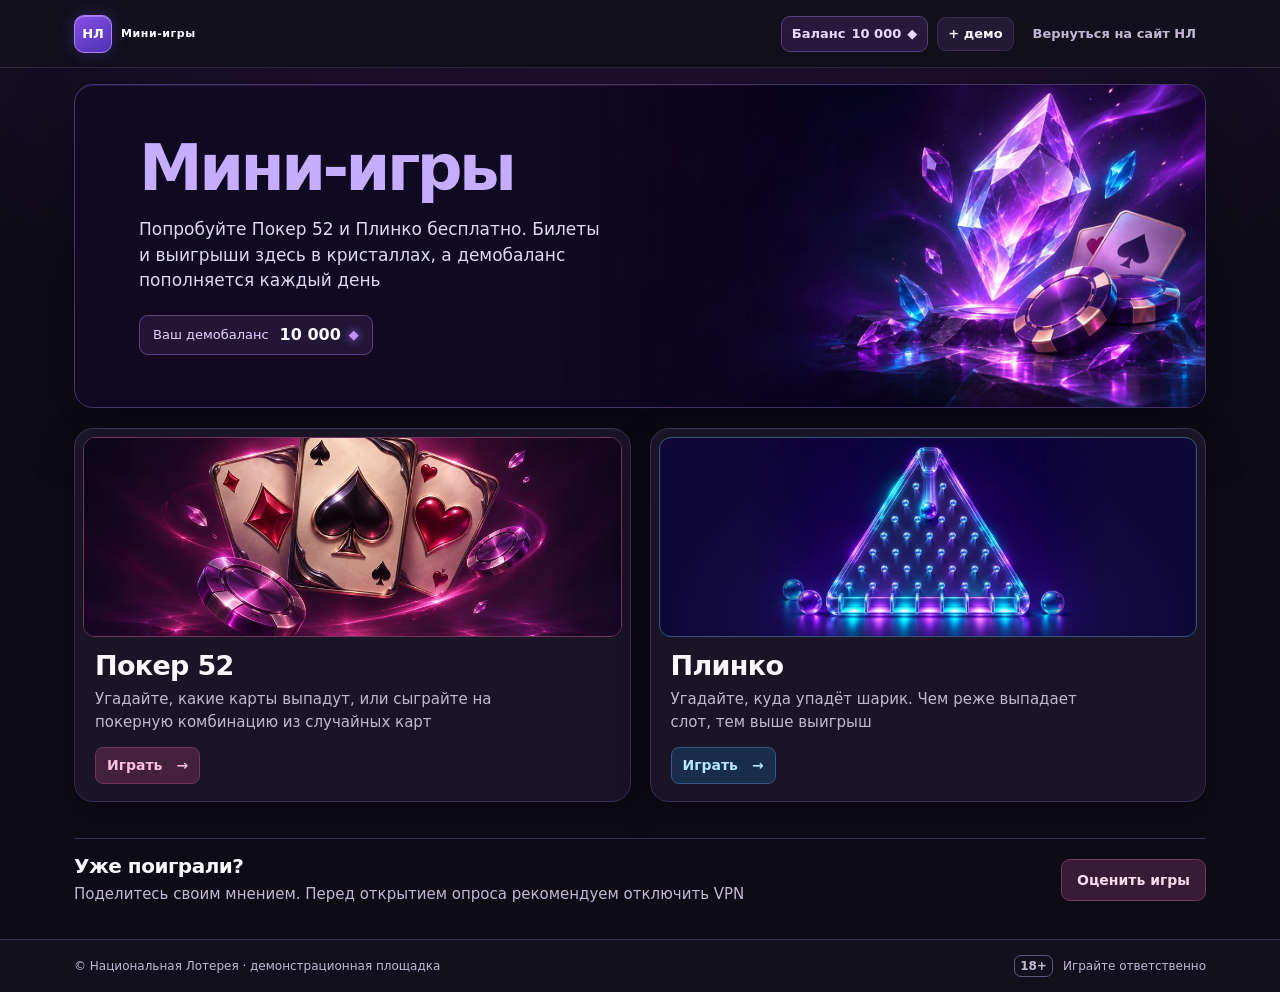
<file: index.html>
<!DOCTYPE html>
<html lang="ru">
<head>
<meta charset="UTF-8">
<meta name="viewport" content="width=device-width, initial-scale=1.0">
<meta name="robots" content="noindex, nofollow">
<!-- Yandex.Metrika counter -->
<script type="text/javascript">
    (function(m,e,t,r,i,k,a){
        m[i]=m[i]||function(){(m[i].a=m[i].a||[]).push(arguments)};
        m[i].l=1*new Date();
        for (var j = 0; j < document.scripts.length; j++) {if (document.scripts[j].src === r) { return; }}
        k=e.createElement(t),a=e.getElementsByTagName(t)[0],k.async=1,k.src=r,a.parentNode.insertBefore(k,a)
    })(window, document,'script','https://mc.yandex.ru/metrika/tag.js?id=113672659', 'ym');
    ym(113672659, 'init', {ssr:true, webvisor:true, clickmap:true, ecommerce:"dataLayer", referrer: document.referrer, url: location.href, accurateTrackBounce:true, trackLinks:true});
</script>
<!-- /Yandex.Metrika counter -->
<title>Мини-игры · Национальная Лотерея</title>
<link rel="stylesheet" href="assets/css/common.css?v=1.2.4">
<link rel="stylesheet" href="assets/css/hub.css?v=1.2.3">
</head>
<body>
<!-- Yandex.Metrika counter (noscript) -->
<noscript><div><img src="https://mc.yandex.ru/watch/113672659" style="position:absolute; left:-9999px;" alt="" /></div></noscript>
<!-- /Yandex.Metrika counter (noscript) -->

<header id="nlHeader"></header>

<main class="wrap hub">
  <section class="hub-intro">
    <h1><span>Мини-игры</span></h1>
    <p>Попробуйте Покер 52 и Плинко бесплатно. Билеты и выигрыши здесь в кристаллах, а демобаланс пополняется каждый день</p>
    <div class="hub-balance-strip"><span>Ваш демобаланс</span><b id="hubBalance" class="tnum">—</b><span aria-hidden="true">◆</span></div>
  </section>

  <div class="hub-grid" id="hubGrid"></div>

  <section class="hub-feedback">
    <div>
      <h2>Уже поиграли?</h2>
      <p>Поделитесь своим мнением. Перед открытием опроса рекомендуем отключить VPN</p>
    </div>
    <a class="btn btn-feedback" id="hubFeedback" target="_blank" rel="noopener"
       data-track="gc_survey_open" data-track-params='{"entry_point":"hub"}'>Оценить игры</a>
  </section>
</main>

<footer id="nlFooter"></footer>

<script src="assets/js/nl-config.js?v=1.2.8"></script>
<script src="assets/js/nl-ab.js"></script>
<script src="assets/js/nl-track.js"></script>
<script src="assets/js/nl-shell.js?v=1.2.8"></script>
<script src="assets/js/nl-rules.js?v=1.2.1"></script>
<script src="assets/js/nl-draw.js"></script>
<script src="assets/js/hub.js"></script>
</body>
</html>
</file>
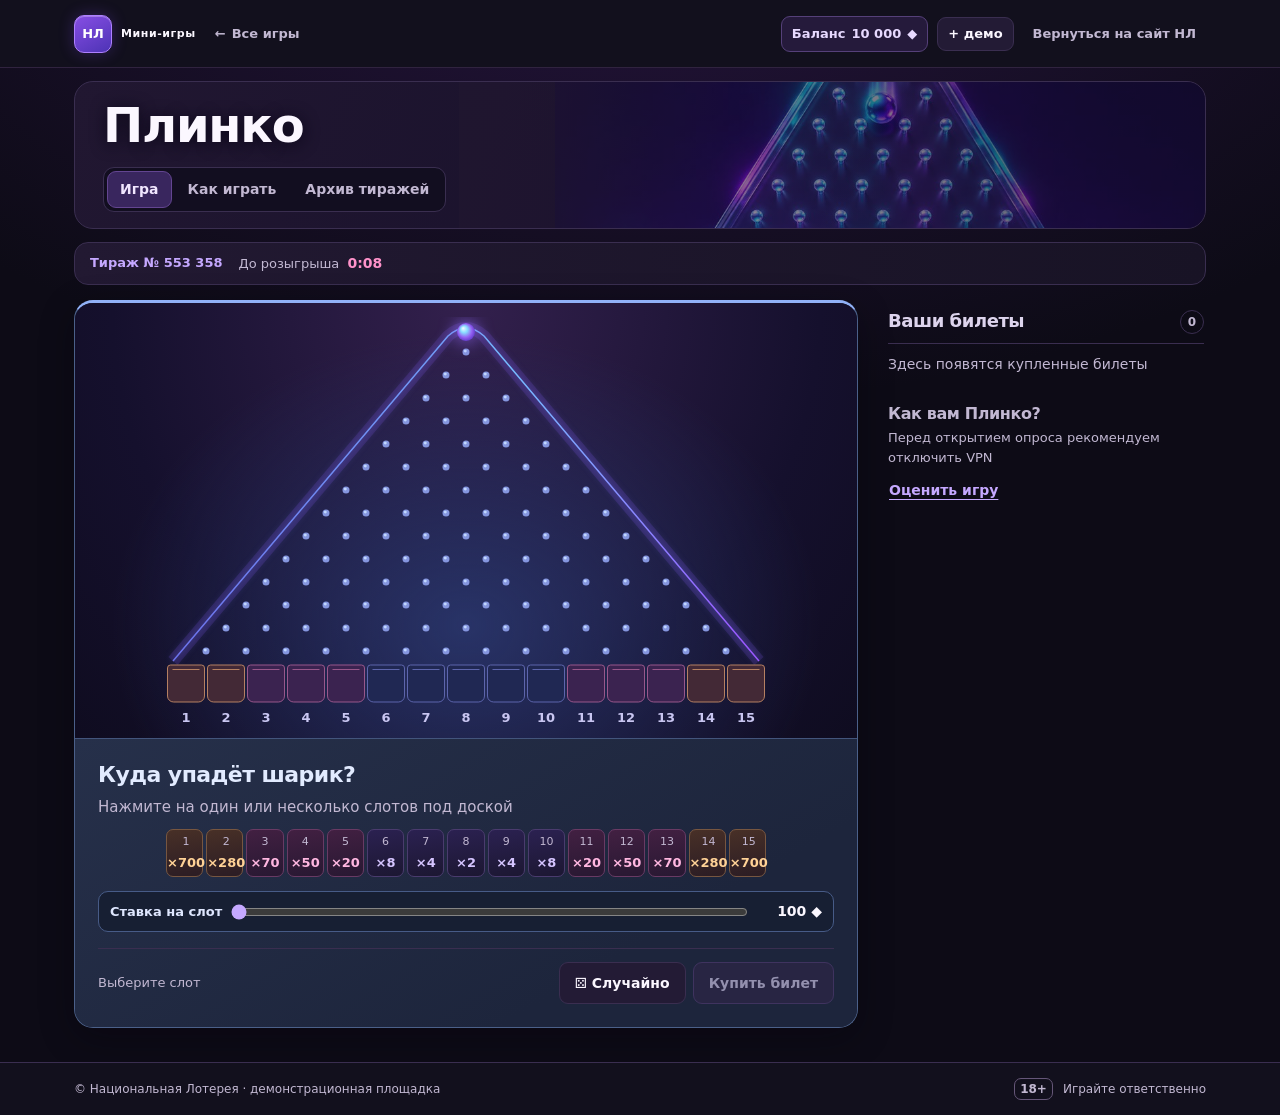
<file: plinko.html>
<!DOCTYPE html>
<html lang="ru">
<head>
<meta charset="UTF-8">
<meta name="viewport" content="width=device-width, initial-scale=1.0">
<meta name="robots" content="noindex, nofollow">
<!-- Yandex.Metrika counter -->
<script type="text/javascript">
    (function(m,e,t,r,i,k,a){
        m[i]=m[i]||function(){(m[i].a=m[i].a||[]).push(arguments)};
        m[i].l=1*new Date();
        for (var j = 0; j < document.scripts.length; j++) {if (document.scripts[j].src === r) { return; }}
        k=e.createElement(t),a=e.getElementsByTagName(t)[0],k.async=1,k.src=r,a.parentNode.insertBefore(k,a)
    })(window, document,'script','https://mc.yandex.ru/metrika/tag.js?id=113672659', 'ym');
    ym(113672659, 'init', {ssr:true, webvisor:true, clickmap:true, ecommerce:"dataLayer", referrer: document.referrer, url: location.href, accurateTrackBounce:true, trackLinks:true});
</script>
<!-- /Yandex.Metrika counter -->
<title>Плинко — Мини-игры · Национальная Лотерея</title>
<link rel="stylesheet" href="assets/css/common.css?v=1.2.4">
<link rel="stylesheet" href="assets/css/plinko.css?v=1.2.4">
<link rel="stylesheet" href="assets/css/archive.css">
</head>
<body class="plinko-page">
<!-- Yandex.Metrika counter (noscript) -->
<noscript><div><img src="https://mc.yandex.ru/watch/113672659" style="position:absolute; left:-9999px;" alt="" /></div></noscript>
<!-- /Yandex.Metrika counter (noscript) -->

<header id="nlHeader"></header>
<main class="wrap">
  <div class="game-heading">
    <h1>Плинко</h1>
    <nav id="nlTabs" aria-label="Разделы игры"></nav>
  </div>

  <section class="nl-view active" id="view-game">
    <div class="nl-drawbar">
      <span class="pill">Тираж № <b id="plDrawNo" class="tnum">—</b></span>
      <span class="timer" id="plTimerWrap">До розыгрыша <b id="plTimer" class="tnum">—</b></span>
    </div>

    <div class="play-layout pl-layout">
      <div class="play-main">
        <section class="card pl-stage">
          <div class="board-art">
            <canvas id="board" width="600" height="390" aria-label="Доска Плинко"></canvas>
            <ol class="board-slots" id="plBoardSlots" aria-label="Слоты на доске"></ol>
            <div class="board-keys">
              <p id="plSelectedKey" class="board-key" hidden><span aria-hidden="true"></span>Выбранные слоты</p>
              <p id="plPurchasedKey" class="board-key" hidden><span aria-hidden="true"></span>Купленные слоты</p>
            </div>
          </div>
          <div class="pl-controls">
            <div class="section-heading">
              <h2>Куда упадёт шарик?</h2>
              <p>Нажмите на один или несколько слотов под доской</p>
            </div>
            <div class="slots-grid" id="plSlots" aria-label="Слоты"></div>
            <div class="stake-row">
              <label for="plStake">Ставка на слот</label>
              <input type="range" id="plStake" min="1" max="10" step="1" value="1">
              <output id="plStakeVal" for="plStake"></output>
            </div>
            <div class="purchase-bar">
              <div class="purchase-info">
                <span id="plSelText" role="status">Выберите слот</span>
                <span id="plPotWin"></span>
              </div>
              <div class="pl-actions">
                <button class="btn btn-ghost" id="plRandom">⚄ Случайно</button>
                <button class="btn btn-primary" id="plAddBtn" disabled>Купить билет</button>
              </div>
            </div>
          </div>
        </section>
      </div>

      <aside class="play-main">
        <section class="tickets-panel">
          <div class="tickets-heading"><h2>Ваши билеты</h2><span class="count-badge" id="plSlipCnt">0</span></div>
          <div class="ticket-list" id="plSlip"></div>
          <div class="result-banner" id="plBanner" role="status" hidden></div>
        </section>
        <section class="feedback-panel">
          <h2>Как вам Плинко?</h2>
          <p>Перед открытием опроса рекомендуем отключить VPN</p>
          <a class="btn btn-feedback" data-survey target="_blank" rel="noopener"
             data-track="gc_survey_open" data-track-params='{"entry_point":"plinko"}'>Оценить игру</a>
        </section>
      </aside>
    </div>
  </section>

  <section class="nl-view" id="view-how">
    <header class="section-heading rules-heading"><h2>Как играть</h2>
      <p>Угадайте, в каком из 15 слотов остановится шарик</p>
    </header>
    <div class="rule-grid three">
      <article class="card card-pad">
        <h3>1. Выберите слоты</h3>
        <div class="pl-static-example" aria-hidden="true"><span>7 · ×4</span><b>8 · ×2</b><span>9 · ×4</span></div>
        <p>Нажмите на один или несколько слотов под доской. Каждый выбранный слот считается отдельной ставкой</p>
      </article>
      <article class="card card-pad">
        <h3>2. Купите билет</h3>
        <p>Ползунком задайте сумму на один слот — от 100 до 1 000 кристаллов. Общая цена зависит от суммы ставки и количества выбранных слотов</p>
      </article>
      <article class="card card-pad">
        <h3>3. Проверьте результат</h3>
        <p>Раз в минуту определяется один слот для всех билетов тиража. Шарик на доске показывает результат. Итог по вашим ставкам появится в истории баланса</p>
      </article>
    </div>
    <article class="card card-pad rules-note">
      <h3>Условия победы</h3>
      <p>Если шарик остановился в выбранном слоте, ставка умножается на его коэффициент. Например, 200 кристаллов на слот 9 с коэффициентом ×4 принесут 800 кристаллов, если выпадет слот 9</p>
    </article>
    <article class="card card-pad">
      <h3>Таблица выигрышей</h3>
      <div class="table-scroll">
        <table class="nl-table">
          <thead><tr>
            <th scope="col">Слот</th>
            <th scope="col" class="r">Коэффициент</th><th scope="col" class="r">Выигрыш со 100 ◆</th>
          </tr></thead>
          <tbody id="plPrizes"></tbody>
        </table>
      </div>
    </article>
  </section>

  <section class="nl-view" id="view-history">
    <header class="rules-heading"><h2>Архив тиражей</h2></header>
    <article class="card card-pad archive-visuals archive-visuals-plinko" id="plArchiveVisuals" hidden>
      <div class="archive-chart-heading">
        <div>
          <h3>Выпавшие слоты</h3>
          <p>От новых тиражей к старым</p>
        </div>
        <span class="archive-sample" id="plArchiveSample"></span>
      </div>
      <ol class="archive-recent" id="plArchiveRecent" aria-label="Слоты последних тиражей"></ol>
      <div class="archive-chart-divider">
        <h3>Частота выпадения слотов</h3>
        <p class="archive-axis-label">Число выпадений</p>
        <div id="plArchivePlot"></div>
      </div>
    </article>
    <p class="empty-state archive-visuals" id="plArchiveEmpty" hidden>Статистика появится после первого тиража</p>
    <h3 class="archive-list-title">Последние 10 тиражей</h3>
    <div class="archive-list" id="plHist"></div>
  </section>
</main>

<footer id="nlFooter"></footer>

<script src="assets/js/nl-config.js?v=1.2.8"></script>
<script src="assets/js/nl-ab.js"></script>
<script src="assets/js/nl-track.js"></script>
<script src="assets/js/nl-shell.js?v=1.2.8"></script>
<script src="assets/js/nl-rules.js?v=1.2.1"></script>
<script src="assets/js/nl-draw.js"></script>
<script src="assets/js/nl-archive.js"></script>
<script src="assets/js/plinko.js?v=1.2.2"></script>
</body>
</html>
</file>
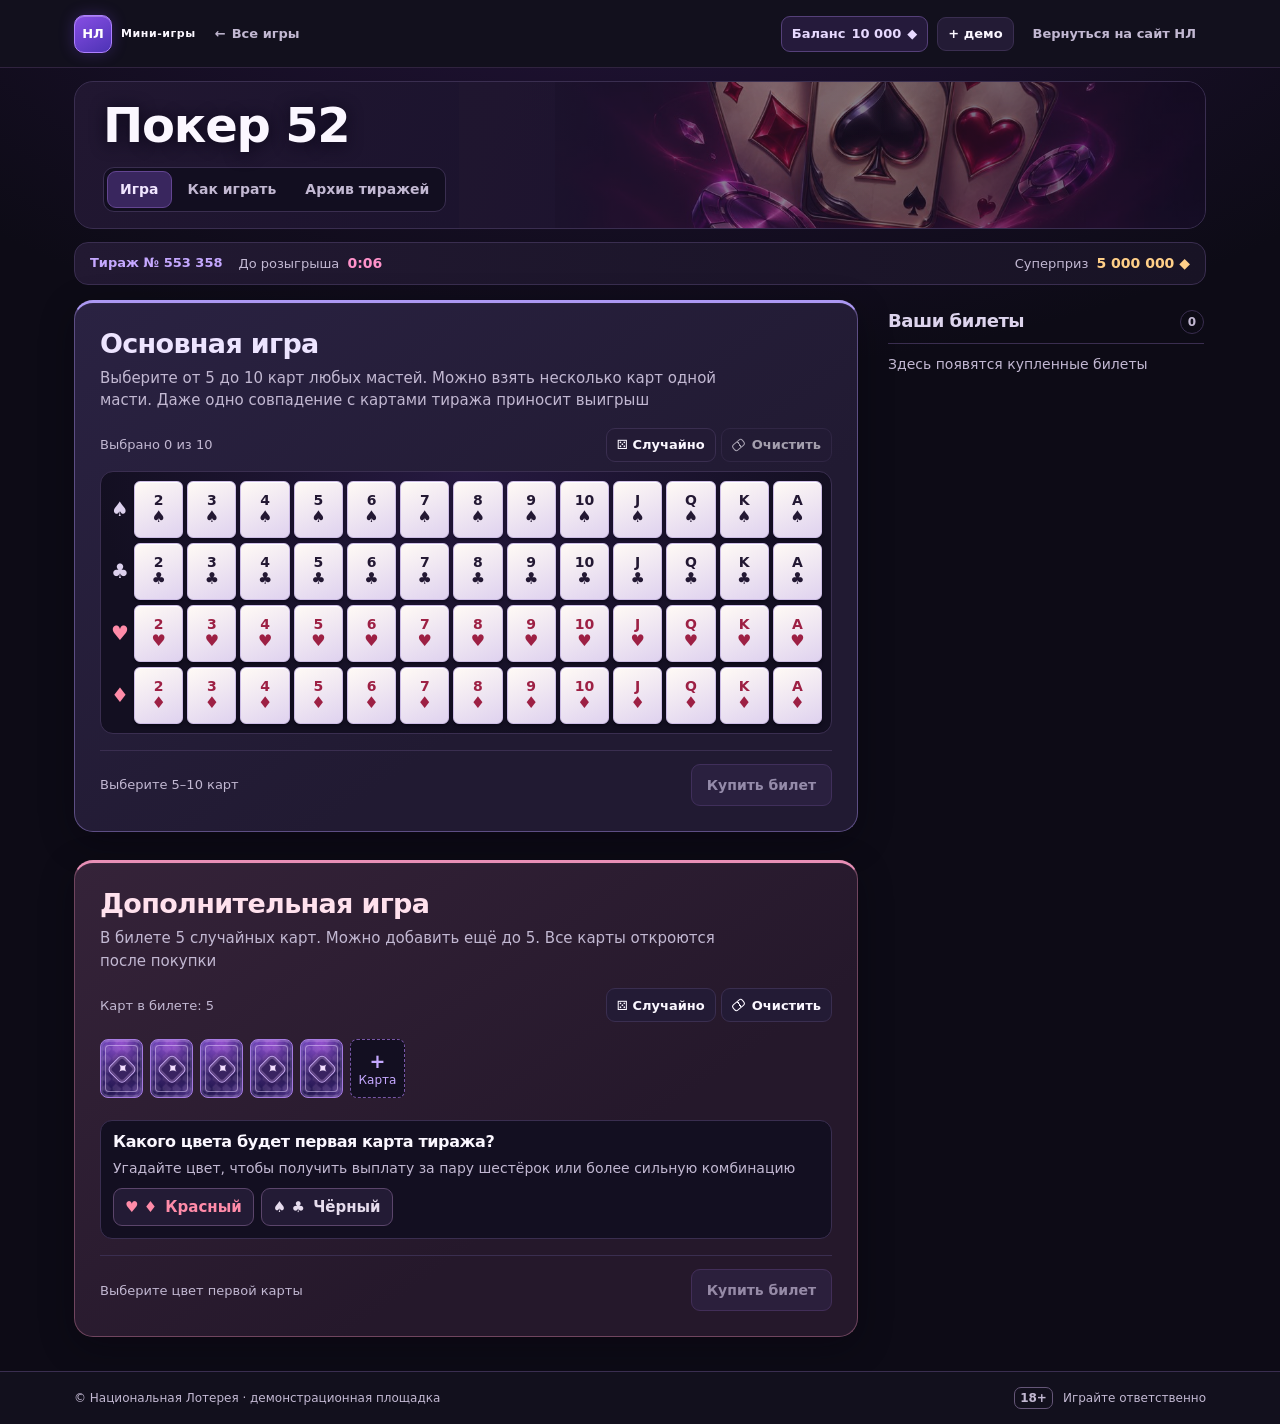
<file: poker.html>
<!DOCTYPE html>
<html lang="ru">
<head>
<meta charset="UTF-8">
<meta name="viewport" content="width=device-width, initial-scale=1.0">
<meta name="robots" content="noindex, nofollow">
<!-- Yandex.Metrika counter -->
<script type="text/javascript">
    (function(m,e,t,r,i,k,a){
        m[i]=m[i]||function(){(m[i].a=m[i].a||[]).push(arguments)};
        m[i].l=1*new Date();
        for (var j = 0; j < document.scripts.length; j++) {if (document.scripts[j].src === r) { return; }}
        k=e.createElement(t),a=e.getElementsByTagName(t)[0],k.async=1,k.src=r,a.parentNode.insertBefore(k,a)
    })(window, document,'script','https://mc.yandex.ru/metrika/tag.js?id=113672659', 'ym');
    ym(113672659, 'init', {ssr:true, webvisor:true, clickmap:true, ecommerce:"dataLayer", referrer: document.referrer, url: location.href, accurateTrackBounce:true, trackLinks:true});
</script>
<!-- /Yandex.Metrika counter -->
<title>Покер 52 — Мини-игры · Национальная Лотерея</title>
<link rel="stylesheet" href="assets/css/common.css?v=1.2.4">
<link rel="stylesheet" href="assets/css/poker.css?v=1.2.3">
<link rel="stylesheet" href="assets/css/archive.css">
</head>
<body class="poker-page">
<!-- Yandex.Metrika counter (noscript) -->
<noscript><div><img src="https://mc.yandex.ru/watch/113672659" style="position:absolute; left:-9999px;" alt="" /></div></noscript>
<!-- /Yandex.Metrika counter (noscript) -->

<header id="nlHeader"></header>
<main class="wrap">
  <div class="game-heading">
    <h1>Покер 52</h1>
    <nav id="nlTabs" aria-label="Разделы игры"></nav>
  </div>

  <section class="nl-view active" id="view-game">
    <div class="nl-drawbar">
      <span class="pill">Тираж № <b id="pkDrawNo" class="tnum">—</b></span>
      <span class="timer" id="pkTimerWrap">До розыгрыша <b id="pkTimer" class="tnum">—</b></span>
      <span class="spacer"></span>
      <span class="draw-prize">Суперприз <b id="pkHeroSuper">—</b></span>
    </div>

    <div id="page1" class="play-layout">
      <div class="play-main">
        <section class="card card-pad poker-panel" id="panelMain">
          <header class="section-heading">
            <h2>Основная игра</h2>
            <p>Выберите от 5 до 10 карт любых мастей. Можно взять несколько карт одной масти. Даже одно совпадение с картами тиража приносит выигрыш</p>
          </header>
          <div class="selection-toolbar">
            <span id="mainCount" aria-live="polite">Выбрано 0 из 10</span>
            <div class="selection-actions">
              <button class="btn btn-ghost btn-mini" id="pkMainRandom">⚄ Случайно</button>
              <button class="btn btn-ghost btn-mini" id="pkMainClear"><span class="eraser" aria-hidden="true"></span>Очистить</button>
            </div>
          </div>
          <div id="cardsGrid" aria-label="Выбор карт"></div>
          <div class="purchase-bar">
            <div class="purchase-info" id="mainAddInfo" role="status"></div>
            <button class="btn btn-primary" id="pkMainAdd" disabled>Купить билет</button>
          </div>
        </section>

        <section class="card card-pad poker-panel extra-panel" id="panelExtra">
          <header class="section-heading">
            <h2>Дополнительная игра</h2>
            <p>В билете 5 случайных карт. Можно добавить ещё до 5. Все карты откроются после покупки</p>
          </header>
          <div class="selection-toolbar">
            <span id="blindCount">Карт в билете: 5</span>
            <div class="selection-actions">
              <button class="btn btn-ghost btn-mini" id="pkBlindRandom">⚄ Случайно</button>
              <button class="btn btn-ghost btn-mini" id="pkBlindReset"><span class="eraser" aria-hidden="true"></span>Очистить</button>
            </div>
          </div>
          <div class="blind-row" id="blindRow"></div>
          <div class="color-pick-section">
            <h3>Какого цвета будет первая карта тиража?</h3>
            <p>Угадайте цвет, чтобы получить выплату за пару шестёрок или более сильную комбинацию</p>
            <div class="color-picker">
              <button class="color-card red" id="pkColorRed" aria-pressed="false"><span aria-hidden="true">♥ ♦</span> Красный</button>
              <button class="color-card black" id="pkColorBlack" aria-pressed="false"><span aria-hidden="true">♠ ♣</span> Чёрный</button>
            </div>
          </div>
          <div class="purchase-bar">
            <div class="purchase-info" id="extraAddInfo" role="status"></div>
            <button class="btn btn-primary" id="pkExtraAdd" disabled>Купить билет</button>
          </div>
        </section>
      </div>

      <aside class="tickets-panel">
        <div class="tickets-heading"><h2>Ваши билеты</h2><span class="count-badge" id="ticketsCount">0</span></div>
        <div class="ticket-list" id="pkTickets"></div>
        <button class="btn btn-primary btn-wide" id="pkWatch" hidden>Посмотреть розыгрыш</button>
        <button class="btn btn-ghost btn-wide" id="pkLastResult" hidden>Результат прошлого тиража</button>
        <p class="tickets-note" id="pkWatchHint" hidden>Результаты сохраняются в истории баланса</p>
      </aside>
    </div>

    <section id="page3" class="card card-pad draw-screen" hidden>
      <button class="btn btn-ghost btn-mini" id="pkBack">← К билетам</button>
      <header class="draw-heading">
        <div class="draw-heading-text">
          <p class="draw-round">Тираж № <span id="pkS3Draw">—</span></p>
          <h2 id="pkDrawState">Ожидаем розыгрыш</h2>
          <p id="s3Sub"></p>
        </div>
        <span class="draw-state" id="pkPhase">Ожидание</span>
      </header>
      <div class="draw-total" id="summaryGrid" role="status" hidden></div>
      <section class="hand-reveal" id="pkHandStage" aria-labelledby="pkHandTitle" hidden>
        <div class="hand-reveal-heading">
          <p>Дополнительная игра</p>
          <h3 id="pkHandTitle">Ваши билеты на этот тираж</h3>
        </div>
        <div class="hand-controls" id="pkHandControls" hidden>
          <button class="hand-nav" id="pkHandPrev" aria-label="Предыдущий билет">←</button>
          <span id="pkHandPosition" aria-live="polite"></span>
          <button class="hand-nav" id="pkHandNext" aria-label="Следующий билет">→</button>
        </div>
        <div class="hand-deck" id="pkHandDeck" aria-label="Карты дополнительных билетов"></div>
      </section>
      <section class="draw-stage" id="pkDrawStage" aria-labelledby="pkDrawTitle">
        <h3 id="pkDrawTitle">Карты тиража</h3>
        <div class="draw-row" id="drawRow"></div>
        <p class="first-card-banner" id="firstCardBanner" hidden></p>
      </section>
      <div class="draw-hands" id="handColumns"></div>
      <div class="replay-row" id="replayRow" hidden>
        <button class="btn btn-ghost" id="pkReplayDraw">Повторить розыгрыш</button>
        <button class="btn btn-primary" id="pkReplay">Собрать новый билет</button>
        <a class="btn btn-feedback" data-survey target="_blank" rel="noopener"
           data-track="gc_survey_open" data-track-params='{"entry_point":"poker_result"}'>Пройти опрос</a>
      </div>
    </section>
  </section>

  <section class="nl-view" id="view-how">
    <header class="section-heading rules-heading"><h2>Как играть</h2>
      <p>Выберите основную или дополнительную игру. Можно купить билеты для обеих</p>
    </header>
    <div class="rule-grid">
      <article class="card card-pad">
        <h3>Основная игра</h3>
        <p>Выберите от 5 до 10 карт любых мастей или нажмите «Случайно». Купите билет и дождитесь тиража</p>
        <div id="pkMatchExample" class="mini-row rule-example"></div>
        <p><strong>Как выиграть.</strong> Вы выиграли, если ваши карты полностью или частично совпали с пятью картами, которые выпадут в ходе розыгрыша</p>
      </article>
      <article class="card card-pad">
        <h3>Дополнительная игра</h3>
        <p>Вам достанутся пять случайных карт. При желании добавьте ещё до пяти. Выберите красный или чёрный цвет первой карты тиража и купите билет. Затем нажмите «Раскрыть карты», чтобы увидеть свою комбинацию</p>
        <div id="pkComboExample" class="mini-row rule-example"></div>
        <p><strong>Как выиграть.</strong> Угадайте цвет первой карты тиража. Выплата начисляется за каждую пятёрку с парой шестёрок или более сильной комбинацией</p>
      </article>
    </div>
    <article class="card card-pad rules-note">
      <h3>Как проходит розыгрыш</h3>
      <p>Раз в минуту открываются пять карт из колоды. В основной игре проверяются совпадения, а в дополнительной — цвет первой карты и комбинации в билете. В основной игре кнопка просмотра появится за 15 секунд до тиража. С дополнительным билетом можно раскрыть свои карты и дождаться розыгрыша на том же экране. Итог можно проверить в истории баланса</p>
    </article>
    <div class="prize-grid">
      <article class="card card-pad">
        <h3>Выигрыши в основной игре</h3>
        <div class="table-scroll">
          <table class="nl-table">
            <thead><tr><th scope="col">Совпало карт</th><th scope="col" class="r">Выигрыш</th></tr></thead>
            <tbody id="pkMatchPrizes"></tbody>
          </table>
        </div>
      </article>
      <article class="card card-pad">
        <h3>Выигрыши в дополнительной игре</h3>
        <p class="table-note">Суммы указаны для одной комбинации при правильно угаданном цвете</p>
        <div class="table-scroll">
          <table class="nl-table">
            <thead><tr><th scope="col">Комбинация</th><th scope="col">Пример</th><th scope="col" class="r">Выигрыш</th></tr></thead>
            <tbody id="pkComboPrizes"></tbody>
          </table>
        </div>
      </article>
    </div>
  </section>

  <section class="nl-view" id="view-history">
    <header class="rules-heading"><h2>Архив тиражей</h2></header>
    <div class="archive-visuals archive-visuals-poker" id="pkArchiveVisuals" hidden>
      <article class="card card-pad archive-color-card">
        <div class="archive-chart-heading">
          <div>
            <h3>Цвет первой карты</h3>
            <p id="pkArchiveSample"></p>
          </div>
        </div>
        <div class="archive-color red" id="pkArchiveRed">
          <span class="archive-color-label"><span aria-hidden="true">♥ ♦</span> Красная</span>
          <strong class="archive-color-value"></strong>
          <div class="archive-color-track" aria-hidden="true"><span></span></div>
        </div>
        <div class="archive-color black" id="pkArchiveBlack">
          <span class="archive-color-label"><span aria-hidden="true">♠ ♣</span> Чёрная</span>
          <strong class="archive-color-value"></strong>
          <div class="archive-color-track" aria-hidden="true"><span></span></div>
        </div>
      </article>
      <article class="card card-pad archive-rank-card">
        <div class="archive-chart-heading">
          <h3>Частота выпадения номиналов</h3>
          <span class="archive-sample" id="pkArchiveCards"></span>
        </div>
        <p class="archive-axis-label">Число карт</p>
        <div id="pkArchivePlot"></div>
      </article>
    </div>
    <p class="empty-state archive-visuals" id="pkArchiveEmpty" hidden>Статистика появится после первого тиража</p>
    <h3 class="archive-list-title">Последние 10 тиражей</h3>
    <div class="archive-list" id="pkHistory"></div>
  </section>
</main>

<footer id="nlFooter"></footer>

<script src="assets/js/nl-config.js?v=1.2.8"></script>
<script src="assets/js/nl-ab.js"></script>
<script src="assets/js/nl-track.js"></script>
<script src="assets/js/nl-shell.js?v=1.2.8"></script>
<script src="assets/js/nl-rules.js?v=1.2.1"></script>
<script src="assets/js/nl-draw.js"></script>
<script src="assets/js/nl-archive.js"></script>
<script src="assets/js/poker.js?v=1.2.7"></script>
</body>
</html>
</file>
<file: assets/css/common.css>
:root {
  color-scheme: dark;
  --bg: #0d0b16;
  --panel: #191426;
  --soft: #231b35;
  --well: #130f21;
  --line: #3a2e50;
  --ink: #fbf7ff;
  --muted: #c2b8d2;
  --purple: #c5a8ff;
  --violet-line: #694a9d;
  --action: linear-gradient(120deg, #7544e2, #5538c4);
  --action-hover: linear-gradient(120deg, #7547d6, #4c39bd);
  --magenta: #ff92ca;
  --magenta-soft: #381b35;
  --gold: #ffcf88;
  --green: #83f2c6;
  --green-soft: #153833;
  --red: #ff8ba8;
  --radius: 19px;
  --small: 9px;
  --shadow: 0 10px 35px #06040d54, inset 0 1px #d6bdff09;
  --width: 1180px;
  --gap: 19px;
  --font-text: 'Segoe UI Variable Text', 'Segoe UI', system-ui, sans-serif;
  --font-display: 'Segoe UI Variable Display', 'Segoe UI', system-ui, sans-serif;
}

* { box-sizing: border-box; }
[hidden] { display: none !important; }
body, h1, h2, h3, p, ul { margin: 0; }
body {
  min-height: 100vh;
  display: flex;
  flex-direction: column;
  background: radial-gradient(ellipse 1000px 550px at 50% -10%, #26143e 0%, transparent 94%), var(--bg);
  color: var(--ink);
  font: 15px/1.5 var(--font-text);
  -webkit-text-size-adjust: 100%;
}
h1, h2, h3 { font-family: var(--font-display); line-height: 1.16; letter-spacing: -.025em; }
h1 { font-size: clamp(32px, 5vw, 53px); font-weight: 800; }
h2 { font-size: clamp(21px, 3vw, 27px); }
h3 { font-size: 18px; }
a { color: inherit; text-decoration: none; }
button { color: inherit; font: inherit; cursor: pointer; }
button:disabled { cursor: not-allowed; }
:focus-visible { outline: 2px solid #dcc8ff; outline-offset: 3px; }
.tnum, .timer, .nl-table .r, .wallet-amount { font-variant-numeric: tabular-nums; }
.positive { color: var(--green); }
.muted { color: var(--muted); }
.wrap { width: min(100%, var(--width)); margin-inline: auto; padding: 0 24px; flex: 1; }

#nlHeader {
  border-bottom: 1px solid #30233f; background: #12101d;
}
.nl-header {
  display: flex; align-items: center; gap: 9px;
  width: 100%; min-height: 68px;
  padding: 12px max(24px, calc((100% - var(--width)) / 2 + 24px));
}
.nl-logo { display: flex; align-items: center; gap: 9px; flex-shrink: 0; }
.nl-logo .mark {
  display: grid; place-items: center; width: 38px; height: 38px;
  background: linear-gradient(150deg, #874ee4, #4d33b5); color: white; border: 1px solid #ae80ff;
  border-radius: 10px; box-shadow: 0 0 15px #7846e64d, inset 0 1px #ecd8ff55;
  font-weight: 800; font-size: 13px;
}
.nl-logo .name { font-size: 11px; font-weight: 750; letter-spacing: .05em; max-width: 112px; line-height: 1.25; }
.nl-header-spacer { flex: 1; }
.nl-back, .nl-site, .nl-balance {
  display: inline-flex; align-items: center; justify-content: center; gap: 6px;
  padding: 7px 10px; min-height: 36px; white-space: nowrap; border-radius: var(--small);
  font-size: 13px; font-weight: 650;
}
.nl-back, .nl-site { color: var(--muted); }
.nl-back:hover, .nl-site:hover { background: var(--soft); color: var(--ink); }
.nl-balance { background: #251a3b; border: 1px solid #554079; color: #e7d9ff; }
.nl-balance:hover { background: #34224e; border-color: var(--violet-line); }
.nl-balance b { font-weight: 800; }
.nl-site-short { display: none; }

.btn {
  display: inline-flex; align-items: center; justify-content: center; gap: 7px;
  min-height: 42px; padding: 9px 15px; border: 1px solid transparent;
  border-radius: var(--small); font-size: 14px; font-weight: 700; line-height: 1.2;
  background: transparent; color: var(--ink); text-align: center;
  transition: background .15s ease, border-color .15s ease, color .15s ease;
}
.btn:disabled { opacity: .60; }
.btn-primary:disabled { background: #302548; color: #e2d7fa; border-color: #563d77; box-shadow: none; }
.btn-primary {
  color: white; background: var(--action); border-color: #9e77fa;
  box-shadow: inset 0 1px #e3ceff40, 0 3px 14px #7741e642;
}
.btn-primary:hover:not(:disabled) { background: var(--action-hover); border-color: #c4a5ff; }
.btn-ghost { background: var(--soft); border-color: var(--line); }
.btn-ghost:hover:not(:disabled) { background: #302145; border-color: var(--violet-line); }
.btn-feedback { color: #ffdaef; background: var(--magenta-soft); border-color: #74355f; }
.btn-feedback:hover { background: #502443; border-color: #b25b93; }
.btn-mini { min-height: 34px; font-size: 13px; padding: 6px 10px; }
.btn-wide { width: 100%; }

.game-heading {
  position: relative; isolation: isolate; overflow: hidden;
  margin: 13px 0; padding: 16px clamp(14px, 3vw, 28px);
  border: 1px solid var(--line); border-radius: var(--radius);
  background: linear-gradient(112deg, #211731, #17102b 73%);
}
.game-heading::before {
  content: ''; position: absolute; z-index: -1; inset: 0 0 0 34%;
  background:
    linear-gradient(90deg, #211731 0%, #21173158 37%, #160e2490 100%),
    var(--game-art) right 49% / clamp(340px, 60vw, 650px) auto no-repeat;
  opacity: .75;
}
.poker-page { --game-art: url('../img/poker.jpg'); }
.plinko-page { --game-art: url('../img/plinko.jpg'); }
.game-heading h1 { font-size: clamp(32px, 5vw, 48px); text-shadow: 0 2px 16px #0b0718; }
.nl-tabs { display: flex; width: fit-content; max-width: 100%; gap: 3px; margin-top: 13px; padding: 3px;
  background: #120e20; border: 1px solid var(--line); border-radius: 11px; }
.nl-tab {
  padding: 7px 12px; border: 1px solid transparent; border-radius: var(--small);
  background: transparent; color: var(--muted); font-size: 14px; font-weight: 650;
  white-space: nowrap;
}
.nl-tab:hover { background: var(--soft); }
.nl-tab.active { color: #f1e6ff; background: #39265e; border-color: #634591; }
.nl-view:not(.active) { display: none; }
.nl-drawbar {
  display: flex; align-items: center; gap: 11px 16px; flex-wrap: wrap;
  padding: 10px 15px; margin-bottom: 15px; background: linear-gradient(90deg, #221932, #181325);
  border: 1px solid var(--line); border-radius: 14px; font-size: 13px; color: var(--muted);
}
.nl-drawbar .pill { color: var(--purple); font-weight: 750; }
.nl-drawbar .timer b, .draw-prize b { color: var(--ink); font-size: 14px; margin-left: 4px; }
.nl-drawbar .timer.soon b { color: var(--magenta); }
.nl-drawbar .draw-prize b { color: var(--gold); }
.nl-drawbar .spacer { flex: 1; }

.card { min-width: 0; background: var(--panel); border: 1px solid var(--line); border-radius: var(--radius); box-shadow: var(--shadow); }
.card-pad { padding: clamp(15px, 2.5vw, 25px); }
.play-layout {
  --play-gap: clamp(18px, 2.4vw, 28px);
  display: grid; grid-template-columns: minmax(0, 1fr) minmax(275px, 320px);
  align-items: start; gap: var(--play-gap);
}
.play-main { min-width: 0; display: grid; gap: var(--play-gap); }
.section-heading p, .rules-note p, .rule-grid p, .table-note, .feedback-panel p { color: var(--muted); margin-top: 8px; }
.section-heading p { max-width: 66ch; }
.rules-heading { margin: 5px 0 16px; }
.rule-grid { display: grid; grid-template-columns: repeat(2, minmax(0, 1fr)); gap: var(--gap); }
.rule-grid.three { grid-template-columns: repeat(3, minmax(0, 1fr)); }
.rules-note { margin: var(--gap) 0; }
.prize-grid { display: grid; grid-template-columns: minmax(230px, .75fr) minmax(0, 1.4fr); gap: var(--gap); align-items: start; }
.table-scroll { overflow-x: auto; margin-top: 12px; }
.nl-table { width: 100%; border-collapse: collapse; font-size: 14px; }
.nl-table td, .nl-table th { text-align: left; padding: 9px 8px; border-bottom: 1px solid var(--line); }
.nl-table tbody tr:last-child > * { border-bottom: 0; }
.nl-table thead { color: var(--muted); background: var(--soft); }
.nl-table tbody th { font-weight: 650; }
.nl-table .r { text-align: right; white-space: nowrap; }

.tickets-heading, .ticket-line, .purchase-bar { display: flex; align-items: center; justify-content: space-between; gap: 12px; }
.tickets-panel { min-width: 0; padding: 10px 2px 0; }
.tickets-heading { margin-bottom: 8px; padding-bottom: 9px; border-bottom: 1px solid var(--line); }
.tickets-heading h2 { color: #ddd4ed; font-size: 18px; }
.count-badge {
  min-width: 24px; padding: 2px 6px; text-align: center;
  border: 1px solid var(--line); border-radius: 30px;
  color: var(--muted); font-weight: 650; font-size: 12px;
}
.ticket-list { display: grid; gap: 8px; }
.empty-state {
  color: var(--muted); font-size: 14px; padding: 15px 13px;
  border: 1px dashed #59466e; border-radius: var(--small); background: var(--well);
}
.tickets-panel .empty-state { padding: 2px 0; border: 0; background: transparent; }
.ticket-row { font-size: 13px; min-width: 0; padding: 10px 11px; border-radius: var(--small); border: 1px solid var(--line); }
.ticket-row p { color: var(--muted); margin-top: 4px; }
.ticket-main { background: #211932; }
.ticket-extra { background: #2c182c; border-color: #54304e; }
.tickets-panel .ticket-row {
  padding: 5px 0 10px; border: 0; border-bottom: 1px solid var(--line);
  border-radius: 0; background: transparent;
}
.ticket-line > :last-child { text-align: right; }
.ticket-line > b { white-space: nowrap; }
.tickets-panel .btn { margin-top: 11px; }
.tickets-note { margin-top: 10px; color: var(--muted); font-size: 13px; }
.purchase-bar { margin-top: 16px; padding-top: 13px; border-top: 1px solid var(--line); }
.purchase-info { display: grid; color: var(--muted); font-size: 13px; }
.purchase-bar .btn { white-space: nowrap; }

.archive-list { display: grid; gap: 9px; }
.archive-row {
  display: grid; grid-template-columns: minmax(145px, 1fr) minmax(130px, 1.2fr) minmax(175px, 1fr);
  align-items: center; gap: 12px; padding: 13px 17px;
}
.archive-row h3 { font-size: 16px; margin-bottom: 4px; }
.archive-row time, .archive-result span { color: var(--muted); font-size: 13px; }
.archive-result { display: grid; gap: 3px; font-size: 14px; }
.nl-footer { margin-top: 34px; background: #12101d; border-top: 1px solid var(--line); color: var(--muted); font-size: 12px; }
.nl-footer .row {
  width: min(100%, var(--width)); display: flex; flex-wrap: wrap; align-items: center;
  justify-content: space-between; gap: 8px; margin-inline: auto; padding: 15px 24px;
}
.age { border: 1px solid #655678; border-radius: 7px; padding: 1px 5px; font-weight: 700; }

.wallet-dialog {
  inset: 0; width: min(560px, calc(100% - 20px)); max-height: min(740px, calc(100dvh - 24px));
  padding: 0; border: 1px solid var(--line); border-radius: var(--radius);
  box-shadow: 0 16px 80px #08050cd9; color: var(--ink); background: var(--panel);
  overflow: auto; overscroll-behavior: contain;
}
.wallet-dialog::backdrop { background: #080510bc; }
.wallet-head {
  position: sticky; top: 0; z-index: 1; display: flex; align-items: flex-start; justify-content: space-between;
  gap: 10px; padding: 14px 18px; background: #241a37; border-bottom: 1px solid var(--line);
}
.wallet-current { color: var(--purple); font-size: 23px; font-weight: 800; margin-top: 2px; }
.wallet-close {
  display: grid; place-items: center; min-width: 36px; min-height: 36px; padding: 2px;
  border: 1px solid var(--line); border-radius: 9px; font-size: 23px; line-height: 1; background: var(--soft);
}
.wallet-rows { display: grid; gap: 7px; list-style: none; padding: 10px 12px 12px; }
.wallet-row { min-width: 0; border: 1px solid var(--line); border-radius: 10px; background: var(--well); }
.wallet-summary {
  display: grid; grid-template-columns: minmax(0, 1fr) auto 10px; align-items: center; gap: 8px 10px;
  min-height: 51px; padding: 7px 10px; border-radius: 9px; list-style: none; cursor: pointer;
}
.wallet-summary::-webkit-details-marker { display: none; }
summary.wallet-summary:hover, .wallet-row details[open] > summary { background: var(--soft); }
.wallet-summary-plain { grid-template-columns: minmax(0, 1fr) auto; cursor: inherit; }
.wallet-row-title, .wallet-row-values { display: grid; gap: 2px; line-height: 1.26; }
.wallet-row-title { min-width: 0; overflow-wrap: anywhere; }
.wallet-row-values, .wallet-amount { text-align: right; }
.wallet-amount { white-space: nowrap; font-size: 14px; }
.wallet-meta, .wallet-row-title time { color: var(--muted); font-size: 12px; }
.wallet-chevron {
  width: 7px; height: 7px; margin-top: -3px; border-right: 2px solid var(--purple); border-bottom: 2px solid var(--purple);
  transform: rotate(45deg);
}
.wallet-row details[open] .wallet-chevron { margin-top: 4px; transform: rotate(225deg); }
.wallet-details { padding: 10px; }
.wallet-detail-grid {
  display: grid; grid-template-columns: repeat(2, minmax(0, 1fr)); gap: 8px 11px; margin: 0;
  font-size: 13px; line-height: 1.3;
}
.wallet-detail-grid dt, .wallet-selection-note { color: var(--muted); font-size: 12px; }
.wallet-detail-grid dd { margin: 2px 0 0; font-weight: 650; overflow-wrap: anywhere; }
.wallet-selection { display: grid; gap: 6px; padding-top: 8px; margin-top: 10px; border-top: 1px solid var(--line); }
.wallet-bets { display: grid; gap: 5px; padding: 0; list-style: none; font-size: 13px; }
.wallet-bets li {
  display: grid; grid-template-columns: minmax(0, 1fr) auto; gap: 2px 8px; align-items: baseline;
  padding: 5px 8px; border: 1px solid var(--line); border-radius: 7px;
}
.wallet-bets strong span { color: var(--purple); }
.wallet-bet-result { grid-column: 1 / -1; color: var(--muted); font-size: 12px; }
.wallet-bet-result.positive { color: var(--green); }
.wallet-cards { display: flex; flex-wrap: wrap; gap: 4px; }
.wallet-cards span {
  min-width: 32px; padding: 3px 5px; border: 1px solid var(--line); border-radius: 6px;
  text-align: center; white-space: nowrap; color: var(--ink); background: var(--soft); font-size: 13px;
}
@media (max-width: 420px) {
  .wallet-head { padding: 11px 12px; }
  .wallet-rows { padding: 8px; }
  .wallet-summary { gap: 6px; padding-inline: 8px; font-size: 14px; }
}

.nl-debug {
  position: fixed; right: 10px; bottom: 10px; z-index: 30; width: min(340px, 90vw);
  max-height: 36vh; overflow: auto; padding: 12px; background: var(--panel); border: 1px solid var(--line);
  border-radius: var(--small); font: 12px/1.5 monospace; box-shadow: var(--shadow);
}
.nl-debug .hd { font-weight: 750; }
.nl-debug .ev { border-bottom: 1px solid var(--line); }
.nl-debug .n { color: var(--purple); }
.demo-note { text-align: center; color: var(--muted); padding: 8px; }

@media (max-width: 850px) {
  .play-layout { grid-template-columns: minmax(0, 1fr) minmax(220px, 255px); }
  .prize-grid { grid-template-columns: 1fr; }
}
@media (max-width: 740px) {
  :root { --gap: 14px; }
  .wrap, .nl-header, .nl-footer .row { padding-inline: 15px; }
  #nlHeader {
  border-bottom: 1px solid #30233f; background: #12101d;
}
.nl-header { min-height: 62px; gap: 5px; }
  .nl-site-long, .nl-logo .name { display: none; }
  .nl-site-short { display: inline; }
  .nl-back, .nl-site { padding-inline: 6px; }
  .nl-balance { padding-inline: 8px; }
  .play-layout { grid-template-columns: 1fr; }
  .rule-grid.three { grid-template-columns: 1fr; }
}
@media (max-width: 540px) {
  .game-heading { margin: 11px 0; padding-block: 15px; }
  .rule-grid { grid-template-columns: 1fr; }
  .archive-row { grid-template-columns: 1fr auto; gap: 8px; padding: 11px 12px; }
  .archive-result { grid-column: 1 / -1; }
  .nl-drawbar .spacer { display: none; }
  .nl-drawbar { gap: 6px 12px; }
  .draw-prize { width: 100%; }
}
@media (max-width: 420px) {
  #nlHeader {
  border-bottom: 1px solid #30233f; background: #12101d;
}
.nl-header { flex-wrap: wrap; row-gap: 2px; }
  .nl-site { margin-left: auto; }
  .nl-back-txt { display: none; }
  .nl-back { min-width: 26px; }
  .nl-balance .label { font-size: 11px; }
  .nl-site-short, #nlTopup { font-size: 11px; }
  .nl-tab { padding-inline: 7px; font-size: 13px; }
  .purchase-bar { align-items: start; flex-direction: column; gap: 8px; }
  .purchase-bar > .btn { width: 100%; }
}
@media (prefers-reduced-motion: reduce) {
  *, *::before, *::after { transition: none !important; scroll-behavior: auto !important; }
}
</file>
<file: assets/css/hub.css>
.hub-intro {
  position: relative; isolation: isolate; overflow: hidden;
  display: flex; flex-direction: column; align-items: flex-start; justify-content: center;
  min-height: 324px; margin: 16px 0 20px; padding: 30px clamp(24px, 5vw, 64px);
  border: 1px solid #47336c; border-radius: var(--radius);
  background: #110922; box-shadow: 0 20px 65px #0302085e, inset 0 1px #c8a9ff26;
}
.hub-intro::before {
  content: ''; position: absolute; z-index: -1; inset: 0;
  background: url('../img/hero.jpg') right center / auto max(100%, 25vw) no-repeat;
  mask-image: linear-gradient(90deg, transparent 40%, #000 69%);
}
.hub-intro h1 { font-size: clamp(37px, 5vw, 66px); line-height: .99; letter-spacing: -.055em; }
.hub-intro h1 span { display: block; color: #c7adff; }
.hub-intro p { max-width: 43ch; margin: 17px 0 0; color: #e0d7f4; font-size: clamp(14px, 1.5vw, 17px); }
.hub-balance-strip {
  display: flex; align-items: center; gap: 8px; flex-wrap: wrap;
  width: fit-content; margin: 21px 0 0; padding: 7px 13px;
  background: #211636; border: 1px solid #5b4285; border-radius: var(--small);
  color: #e3d5ff; font-size: 13px;
}
.hub-balance-strip b { margin-left: 3px; font-size: 16px; color: var(--ink); }
.hub-balance-strip [aria-hidden] { color: #bc93ff; text-shadow: 0 0 10px #a668ff; }
.hub-grid { display: grid; grid-template-columns: repeat(2, minmax(0, 1fr)); gap: var(--gap); }
.game-card {
  --tile-accent: #c8bbff;
  --tile-line: #514088;
  --tile-button: #291e4d;
  position: relative; display: flex; flex-direction: column; gap: 7px; padding: 8px 8px 17px;
  overflow: hidden; transition: box-shadow .2s ease, border-color .2s ease, transform .2s ease;
}
.game-card:has(.art-poker) { --tile-accent: #ffc0e0; --tile-line: #73345d; --tile-button: #43203b; }
.game-card:has(.art-plinko) { --tile-accent: #b5e7ff; --tile-line: #365883; --tile-button: #182c4b; }
.game-card:hover {
  transform: translateY(-3px); border-color: var(--tile-line);
  box-shadow: 0 12px 33px #06041185, 0 0 20px color-mix(in srgb, var(--tile-line), transparent 66%);
}
.game-card .art {
  display: block; overflow: hidden; height: clamp(158px, 17vw, 200px);
  border: 1px solid var(--tile-line); border-radius: calc(var(--radius) - 7px);
  background: #100c21;
}
.game-card .art img { display: block; width: 100%; height: 100%; object-fit: cover; transition: transform .3s ease; }
.game-card .art-plinko { background: radial-gradient(ellipse at bottom, #1e125a, #100739 68%); }
.game-card .art-plinko img {
  width: auto; max-width: 100%; margin-inline: auto; object-fit: contain;
  mask-image: linear-gradient(90deg, transparent, #000 19% 81%, transparent);
}
.game-card:hover .art img { transform: scale(1.035); }
.game-card h2, .game-card p, .game-link { margin-inline: 12px; }
.game-card h2 { margin-top: 6px; }
.game-card p { flex: 1; color: var(--muted); max-width: 47ch; }
.game-link {
  display: inline-flex; align-items: center; gap: 14px; align-self: flex-start;
  margin-top: 7px; padding: 7px 11px; border-radius: 8px; border: 1px solid var(--tile-line);
  background: var(--tile-button); color: var(--tile-accent); font-size: 14px; font-weight: 750;
}
.game-card:hover .game-link { border-color: var(--tile-accent); }
.hub-feedback {
  display: flex; gap: 16px; align-items: center; justify-content: space-between;
  margin-top: clamp(24px, 3vw, 36px); padding-top: 16px;
  border-top: 1px solid var(--line);
}
.hub-feedback h2 { font-size: 20px; }
.hub-feedback p { margin-top: 4px; color: var(--muted); }
.hub-feedback .btn { flex-shrink: 0; }

@media (max-width: 760px) {
  .hub-intro { min-height: 320px; }
  .hub-intro::before {
    background-image:
      linear-gradient(90deg, #10091f 0%, #10091f96 44%, #10091f12 100%),
      url('../img/hero.jpg');
    mask-image: linear-gradient(90deg, transparent 8%, #000 58%);
  }
}
@media (max-width: 650px) {
  .hub-intro { margin-top: 11px; margin-bottom: var(--gap); }
  .hub-grid { grid-template-columns: 1fr; }
  .game-card .art { height: clamp(158px, 43vw, 245px); }
  .hub-feedback { align-items: flex-start; flex-direction: column; gap: 12px; }
}
@media (max-width: 480px) {
  .hub-intro { min-height: 0; padding: 152px 19px 22px; }
  .hub-intro::before {
    background:
      linear-gradient(180deg, transparent 0, #10091f16 95px, #10091f 192px),
      url('../img/hero.jpg') right top / auto 213px no-repeat;
    mask-image: none;
  }
  .game-card .art-plinko img { mask-image: none; }
  .hub-intro h1 { font-size: clamp(34px, 9vw, 45px); }
  .hub-intro p { margin-top: 12px; }
  .hub-balance-strip { margin-top: 15px; }
}
@media (prefers-reduced-motion: reduce) {
  .game-card:hover, .game-card:hover .art img { transform: none; }
}
</file>
<file: assets/css/plinko.css>
.pl-stage { overflow: hidden; border-color: #4b6089; border-top: 3px solid #91b1f8; background: #1e253b; }
.board-art {
  display: grid; place-items: center; padding: 14px 13px 10px;
  border-bottom: 1px solid #43557c;
  background:
    radial-gradient(ellipse at 50% 74%, #283367 0%, transparent 64%),
    radial-gradient(ellipse at 50% 0%, #33204d 0%, #15102d 64%, #0f0c20);
}
#board { width: 100%; max-width: 600px; height: auto; display: block; }
.board-slots {
  display: grid; grid-template-columns: repeat(15, minmax(0, 1fr));
  width: min(100%, 600px); margin: 0; padding: 0; list-style: none;
  color: #c9c6f1; font-size: clamp(10px, 2vw, 13px); font-weight: 700; text-align: center;
  font-variant-numeric: tabular-nums;
}
.board-slots li { line-height: 1.65; margin-inline: 2px; border-radius: 5px; }
.board-slots .selected { background: #286485; color: #f5fcff; box-shadow: inset 0 0 0 1px #a1eaff; }
.board-slots .purchased { background: #673ab0; color: white; }
.board-slots .landed { background: #1c554a; color: var(--green); }
.board-slots .purchased.landed { outline: 2px solid var(--purple); outline-offset: 1px; }
.board-keys { display: flex; justify-content: center; flex-wrap: wrap; gap: 0 12px; }
.board-key { display: flex; align-items: center; gap: 6px; margin-top: 6px; color: #dfcbff; font-size: 12px; font-weight: 650; }
.board-key span { width: 9px; height: 9px; border-radius: 3px; background: #b48aff; box-shadow: 0 0 7px #a56af8; }
#plSelectedKey { color: #b8eeff; }
#plSelectedKey span { background: #a1eaff; box-shadow: 0 0 7px #5ccfff; }
.pl-controls { padding: clamp(14px, 2.5vw, 23px); background: linear-gradient(150deg, #26304a, #1d253c 72%); }
.pl-controls h2 { color: #e2ebff; font-size: 22px; }
.slots-grid {
  display: grid; grid-template-columns: repeat(15, minmax(0, 1fr)); gap: 3px;
  max-width: 600px; margin: 11px auto 14px;
}
.slotbtn, .slot-result {
  display: grid; place-items: center; gap: 2px; min-width: 0; min-height: 48px; line-height: 1.1;
  border-radius: 7px; border: 1px solid #4a3b6e; padding: 3px 0; text-align: center;
  background: linear-gradient(170deg, #2b2151, #1c1732); color: #d5c5ff; font-size: 13px;
}
.slotbtn span { font-size: 11px; color: var(--muted); }
.slotbtn b, .slot-result b { font-variant-numeric: tabular-nums; }
.slotbtn.tier-hot, .slot-result.tier-hot { background: linear-gradient(170deg, #483027, #2b1c24); border-color: #775640; color: #ffd296; }
.slotbtn.tier-mid, .slot-result.tier-mid { background: linear-gradient(170deg, #422042, #281832); border-color: #693a64; color: #ffb7e1; }
.slotbtn:hover { border-color: var(--purple); }
.slotbtn[aria-pressed="true"] {
  background: var(--action); color: white; border-color: #d9bbff;
  box-shadow: inset 0 0 0 1px #c79aff8f, 0 0 10px #9b61ff74;
}
.slotbtn[aria-pressed="true"] span { color: white; }
.slotbtn.landed { outline: 2px solid var(--green); outline-offset: -2px; }
.stake-row { display: flex; align-items: center; gap: 9px; padding: 9px 11px; background: #171f33; border: 1px solid #475b87; border-radius: 10px; }
.stake-row label { color: #dfe7ff; font-size: 13px; font-weight: 650; }
.stake-row input { flex: 1; min-width: 55px; margin: 0; accent-color: var(--purple); }
.stake-row output { min-width: 65px; font-weight: 750; font-size: 14px; text-align: right; }
.pl-actions { display: flex; gap: 7px; flex-wrap: wrap; }
.pl-ticket-bets { padding: 5px 0 0; list-style: none; }
.pl-ticket-bets li { display: flex; gap: 6px; justify-content: space-between; padding-top: 3px; }
.result-banner {
  margin-top: 13px; padding: 10px 12px; border-radius: 11px; background: var(--soft);
  color: var(--ink); font-size: 14px;
}
.result-banner > p { color: var(--muted); }
.result-banner > strong { display: block; margin-block: 3px; font-size: 19px; }
.result-banner.win { background: var(--green-soft); }
.result-banner.win b { color: var(--green); }
.feedback-panel { padding-inline: 2px; }
.feedback-panel h2 { color: var(--muted); font-size: 16px; }
.feedback-panel p { margin-top: 5px; font-size: 13px; }
.feedback-panel .btn-feedback {
  min-height: 40px; margin-top: 3px; padding-inline: 0; color: var(--purple);
  background: transparent; border-color: transparent; text-decoration: underline; text-underline-offset: 4px;
}
.feedback-panel .btn-feedback:hover { color: var(--ink); }
.pl-static-example { display: flex; margin-top: 9px; gap: 5px; flex-wrap: wrap; }
.pl-static-example > * {
  padding: 4px 8px; border-radius: 7px; background: var(--soft); color: var(--purple); font-size: 13px;
}
.pl-static-example > b { background: var(--action); color: white; }
.slot-result { display: inline-flex; width: fit-content; gap: 7px; min-height: 30px; padding: 4px 8px; }
@media (max-width: 1030px) {
  .slots-grid { grid-template-columns: repeat(8, minmax(0, 1fr)); }
}
@media (max-width: 520px) {
  .slots-grid { grid-template-columns: repeat(5, minmax(0, 1fr)); gap: 4px; }
  .pl-actions { width: 100%; }
  .pl-actions .btn-primary { flex: 1; }
}
</file>
<file: assets/css/archive.css>
.archive-visuals { margin-bottom: var(--gap); }
.archive-visuals-plinko {
  --chart-start: #4f61ce;
  --chart-end: #87d1ff;
  background: radial-gradient(ellipse 80% 100% at 50% 100%, #201d3d, transparent), var(--panel);
}
.archive-visuals-poker {
  display: grid;
  grid-template-columns: minmax(250px, .9fr) minmax(0, 2fr);
  gap: var(--gap);
}
.archive-rank-card {
  --chart-start: #7550cb;
  --chart-end: #f395d5;
  background: radial-gradient(ellipse 78% 90% at 68% 100%, #2a1c39, transparent), var(--panel);
}
.archive-color-card { background: linear-gradient(145deg, #291a32, var(--panel) 68%); }
.archive-chart-heading {
  display: flex;
  align-items: flex-start;
  justify-content: space-between;
  flex-wrap: wrap;
  gap: 6px 12px;
}
.archive-chart-heading p { margin-top: 4px; color: var(--muted); font-size: 13px; }
.archive-sample {
  flex: none;
  padding: 3px 9px;
  border: 1px solid var(--line);
  border-radius: 7px;
  background: var(--soft);
  color: var(--muted);
  font-size: 12px;
  font-weight: 700;
  font-variant-numeric: tabular-nums;
}
.archive-recent {
  display: flex;
  flex-wrap: wrap;
  gap: 5px;
  padding: 0;
  margin: 13px 0 0;
  list-style: none;
}
.archive-recent .slot-result {
  justify-content: center;
  min-width: 33px;
  padding-inline: 5px;
  font-weight: 750;
  font-variant-numeric: tabular-nums;
}
.archive-recent li:first-child {
  outline: 1px solid #b9defa;
  outline-offset: -1px;
  box-shadow: 0 0 10px #79bafa45;
}
.archive-chart-divider {
  margin-top: 18px;
  padding-top: 16px;
  border-top: 1px solid var(--line);
}
.archive-axis-label { margin-top: 8px; color: var(--muted); font-size: 12px; }

.archive-plot {
  --plot-height: 110px;
  --label-height: 25px;
  --scale-width: 2.9ch;
  position: relative;
  margin-top: 21px;
  min-width: 0;
  font-size: 12px;
  font-variant-numeric: tabular-nums;
}
.archive-plot-scale {
  position: absolute;
  inset: 0 0 var(--label-height);
  pointer-events: none;
}
.archive-plot-scale span {
  position: absolute;
  bottom: var(--level);
  width: 100%;
  transform: translateY(50%);
  color: var(--muted);
  line-height: 1;
}
.archive-plot-scale span::after {
  content: '';
  position: absolute;
  inset: 50% 0 auto var(--scale-width);
  border-top: 1px solid #c4b1e929;
}
.archive-plot-scale span:first-child::after { border-color: #c4b1e965; }
.archive-plot-values {
  display: grid;
  grid-template-columns: repeat(var(--columns), minmax(0, 1fr));
  gap: clamp(2px, .8vw, 9px);
  position: relative;
  padding: 0 3px 0 calc(var(--scale-width) + 3px);
  margin: 0;
}
.archive-plot-column {
  display: grid;
  grid-template-rows: var(--plot-height) var(--label-height);
  text-align: center;
}
.archive-plot-column dt {
  grid-row: 2;
  align-self: end;
  color: var(--muted);
  font-weight: 700;
}
.archive-plot-column dd { grid-row: 1; position: relative; margin: 0; }
.archive-plot-fill {
  position: absolute;
  inset: auto 0 0;
  height: var(--level);
  border-radius: 5px 5px 0 0;
  background: linear-gradient(0deg, var(--chart-start), var(--chart-end));
}
.archive-plot-count {
  position: absolute;
  left: 50%;
  bottom: calc(var(--level) + 3px);
  transform: translateX(-50%);
  color: var(--ink);
  font-weight: 750;
  line-height: 1.1;
}
.archive-plot-unit {
  position: absolute;
  width: 1px;
  height: 1px;
  padding: 0;
  margin: -1px;
  overflow: hidden;
  clip-path: inset(50%);
  white-space: nowrap;
}

.archive-color {
  --bar-from: #736da5;
  --bar-to: #cbc2ee;
  display: grid;
  grid-template-columns: minmax(0, 1fr) auto;
  align-items: center;
  gap: 6px 8px;
  margin-top: 17px;
  font-size: 13px;
}
.archive-color.red { --bar-from: #d74b80; --bar-to: #ff9bbd; }
.archive-color-label { font-weight: 750; }
.archive-color-label span { color: #c6bbec; }
.archive-color.red .archive-color-label span { color: var(--red); }
.archive-color-value { color: var(--muted); white-space: nowrap; font-variant-numeric: tabular-nums; }
.archive-color-track {
  grid-column: 1 / -1;
  height: 9px;
  border-radius: 10px;
  background: #322642;
  overflow: hidden;
}
.archive-color-track span {
  display: block;
  width: var(--share);
  height: 100%;
  border-radius: inherit;
  background: linear-gradient(90deg, var(--bar-from), var(--bar-to));
}
.archive-list-title { margin: 0 0 10px; }

@media (max-width: 760px) {
  .archive-visuals-poker { grid-template-columns: minmax(0, 1fr); }
}
@media (max-width: 480px) {
  .archive-plot { --plot-height: 98px; --scale-width: 2.55ch; font-size: 11px; }
  .archive-plot-fill { border-radius: 3px 3px 0 0; }
  .archive-recent .slot-result { min-width: 30px; min-height: 27px; }
}
@media (max-width: 360px) {
  .archive-visuals-plinko .archive-plot-column dt { font-size: 10px; }
  .archive-visuals-plinko .archive-plot-column:not(:last-child) dt {
    border-inline-end: 1px solid #c4b1e929;
  }
}
</file>
<file: assets/css/poker.css>
.poker-panel {
  scroll-margin-top: 12px;
  border-color: #5d4e84; border-top: 3px solid #ac98f3;
  background: linear-gradient(145deg, #2a2242, #211a32 65%);
}
.poker-panel .section-heading h2 { color: #ede4ff; }
.selection-toolbar {
  display: flex; align-items: center; justify-content: space-between;
  gap: 8px; margin: 16px 0 9px; color: var(--muted); font-size: 13px;
}
.selection-actions { display: flex; gap: 5px; }
.eraser {
  display: inline-block; width: 13px; height: 8px;
  border: 1.5px solid currentColor; border-radius: 3px;
  background: linear-gradient(to right, transparent 53%, currentColor 54% 65%, transparent 66%);
  transform: rotate(-40deg);
}
#cardsGrid { display: grid; gap: 5px; padding: 9px; background: radial-gradient(ellipse at 50% 0%, #261940, var(--well) 72%); border: 1px solid var(--line); border-radius: 13px; }
.grid-row { display: grid; grid-template-columns: 20px repeat(13, minmax(0, 1fr)); gap: 4px; }
.suit-label { display: grid; place-items: center; font-size: 20px; font-weight: 700; color: #dcd0ed; }
.suit-label .suit-name { display: none; }
.grid-card {
  min-width: 0; display: grid; place-content: center; gap: 2px;
  min-height: clamp(43px, 5vw, 57px); padding: 2px 0; line-height: 1;
  border-radius: 6px; border: 1px solid #cdbde5;
  font-size: 14px; color: #231833; background: linear-gradient(155deg, #fffaf5, #dfd2ef);
  box-shadow: inset 0 1px #fff, 0 2px 3px #03020c70;
}
.grid-card span { font-size: 16px; }
.grid-card.red, .mini-card.red { color: #9d2044; }
.suit-label.red, .color-card.red { color: var(--red); }
.grid-card:hover:not(:disabled) { border-color: #e4ceff; filter: brightness(1.07); }
.grid-card[aria-pressed="true"] {
  background: linear-gradient(150deg, #e4ceff, #b99ceb); border-color: #f1deff;
  box-shadow: inset 0 0 0 1px #713dcb, 0 0 9px #a366fdac;
}
.grid-card:disabled { opacity: .48; }
.grid-card:focus-visible { position: relative; z-index: 1; }

.extra-panel {
  border-color: #70455f; border-top-color: #e88fb6;
  background: linear-gradient(145deg, #352339, #25182b 65%);
}
.extra-panel .section-heading h2 { color: #ffe1ed; }
.blind-row, .mini-row, .draw-row, .replay-row { display: flex; align-items: center; flex-wrap: wrap; gap: 6px; }
.blind-row { gap: 7px; padding: 8px 0; }
.card-back-art {
  position: relative; overflow: hidden;
  border: 1px solid #a77be2; border-radius: 8px;
  background:
    radial-gradient(ellipse at 50% 0%, #c86cfa91, transparent 67%),
    repeating-conic-gradient(from 45deg, #f8ceff22 0 25%, transparent 0 50%) 50% 50% / 10px 10px,
    linear-gradient(145deg, #653db4, #251853 68%, #50338c);
  box-shadow: inset 0 0 0 2px #ffffff20;
}
.card-back-art::before {
  content: ''; position: absolute; inset: 9%;
  border: 1px solid #ead7ff7c; border-radius: 4px;
  background: radial-gradient(ellipse at center, #331d6480, transparent 60%);
}
.card-back-art::after {
  content: '✦'; position: absolute; top: 50%; left: 50%;
  display: grid; place-items: center; width: 48%; aspect-ratio: 1;
  transform: translate(-50%, -50%) rotate(45deg);
  border: 1px solid #c6a8f0; border-radius: 24%;
  background: #392361; color: #f3deff; font: 1em/1 system-ui;
  box-shadow: 0 2px 10px #2014358a, inset 0 0 0 2px #d7acec45;
}
.blind-card {
  display: inline-grid; place-items: center; flex: 0 0 auto;
  width: 43px; height: 59px; color: #fff;
}
.blind-extra > span {
  position: absolute; z-index: 1; top: 2px; right: 2px;
  display: grid; place-items: center; width: 16px; height: 16px;
  border-radius: 4px; background: #eee1fc; color: #592358; font-weight: 750; line-height: 1;
}
.ticket-row [data-open-hand] { margin-top: 8px; }
.add-blind {
  display: inline-grid; place-content: center; min-width: 55px; height: 59px; color: var(--purple);
  padding: 3px 4px; background: var(--well); border: 1px dashed #7756a7;
  border-radius: 7px; font-size: 12px; line-height: 1.2;
}
.add-blind:hover:not(:disabled) { background: #302145; border-color: var(--purple); }
.add-blind b { font-size: 19px; }
.add-blind:disabled { opacity: .5; }
.color-pick-section { margin-top: 14px; padding: 12px; border-radius: 12px; background: var(--well); border: 1px solid var(--line); }
.color-pick-section h3 { font-size: 16px; }
.color-pick-section p { color: var(--muted); font-size: 14px; margin: 6px 0 9px; }
.color-picker { display: flex; gap: 7px; flex-wrap: wrap; }
.color-card {
  padding: 7px 11px; min-height: 37px; border: 1px solid #5b456b;
  border-radius: 9px; font-weight: 700; background: var(--soft); color: #e6dced;
}
.color-card span { margin-right: 3px; }
.color-card[aria-pressed="true"] { border-color: currentColor; box-shadow: inset 0 0 0 1px currentColor; background: #3f3159; }
.color-card.red[aria-pressed="true"] { background: #45263b; }

.mini-card {
  display: inline-grid; grid-template-rows: 1fr 1fr; align-items: center; justify-items: center;
  width: 32px; height: 41px; flex-shrink: 0; padding: 3px 1px;
  border: 1px solid #cdbde5; border-radius: 6px; line-height: 1; font-size: 13px;
  background: linear-gradient(155deg, #fffaf5, #e3d8ee); color: #231833;
}
.mini-card span { font-size: 15px; }
.mini-card.matched { border-color: #42836d; background: #e8f8f1; box-shadow: inset 0 0 0 1px #42836d; }
.mini-card.first-card { border-color: #9a70ed; box-shadow: inset 0 0 0 1px #9a70ed; }
.ticket-cards { margin-top: 7px; gap: 4px; }
.ticket-cards .mini-card { width: 23px; height: 30px; font-size: 10px; }
.ticket-cards .mini-card span { font-size: 11px; }
.rule-example { margin: 14px 0; }
.prize-example { flex-wrap: nowrap; gap: 3px; }
.prize-example .mini-card { width: 25px; height: 34px; font-size: 11px; }
.prize-example .mini-card span { font-size: 13px; }

.draw-screen { position: relative; display: flex; flex-direction: column; min-width: 0; }
.draw-screen > #pkBack { align-self: flex-start; }
.draw-heading {
  display: flex; align-items: flex-start; justify-content: space-between; flex-wrap: wrap;
  gap: 8px 16px; margin: 13px 0 16px;
}
.draw-round { margin-bottom: 4px; color: var(--purple); font-size: 13px; font-weight: 750; }
.draw-heading-text > p:last-child { margin-top: 5px; color: var(--muted); font-variant-numeric: tabular-nums; }
.draw-heading-text > p:empty { display: none; }
.draw-state {
  display: inline-flex; border-radius: 20px; padding: 4px 11px;
  background: var(--soft); color: var(--purple); font-size: 13px; font-weight: 750;
}
.draw-complete .draw-state { background: var(--green-soft); color: var(--green); }
.draw-complete .replay-row { order: 1; margin: 14px 0; }
.draw-complete .hand-reveal { order: 2; }
.draw-complete .draw-stage { order: 3; }
.hand-reveal {
  position: relative; display: grid; justify-items: center; gap: 14px;
  padding: clamp(14px, 3vw, 26px); margin-bottom: 14px; border-radius: 16px;
  border: 1px solid #7352a4; color: white; text-align: center;
  background:
    radial-gradient(ellipse at 50% 103%, #6c3abe 0%, transparent 68%),
    radial-gradient(ellipse at 80% 0%, #65368c 0%, transparent 57%),
    linear-gradient(155deg, #2e1c52, #1b1436);
  box-shadow: inset 0 0 28px #1c13363d;
}
.hand-reveal-heading p { font-size: 13px; color: #ded3f3; }
.hand-reveal-heading h3 { font-size: clamp(19px, 4vw, 32px); margin-top: 3px; }
.hand-controls { display: flex; gap: 12px; align-items: center; color: #f6edff; font-size: 14px; font-weight: 700; }
.hand-nav {
  width: 41px; height: 36px; border: 1px solid #bfa3e286; border-radius: 10px;
  background: #e7d6ff20; color: inherit; font-size: 20px; line-height: 1;
}
.hand-nav:hover:not(:disabled) { background: #e7d6ff39; }
.hand-nav:disabled { opacity: .38; }
.hand-deck { width: 100%; min-width: 0; overflow: hidden; touch-action: pan-y; user-select: none; }
.hand-deck[tabindex="0"] { cursor: grab; }
.hand-deck[tabindex="0"]:active { cursor: grabbing; }
.hand-slide {
  width: 100%; min-width: 0;
  display: grid; align-content: start; justify-items: center; gap: 4px;
  padding: 2px 5px 5px;
}
.hand-ticket-id { color: #e9e0f6; font-size: 13px; }
.hand-fan {
  display: flex; justify-content: center; align-items: center; flex-wrap: wrap;
  gap: 14px clamp(4px, 1.1vw, 12px); width: min(100%, 640px); padding-block: 7px 10px;
}
.show-card, .draw-placeholder {
  display: inline-block; width: min(17%, 80px); aspect-ratio: 5 / 7;
  border-radius: clamp(5px, 1vw, 10px); vertical-align: top;
}
.show-card { perspective: 650px; }
.hand-fan .show-card {
  width: min(17.2%, 104px);
  transform: translateY(var(--lift, 0)) rotate(var(--angle, 0deg));
}
.hand-fan .show-card:nth-child(5n + 1) { --lift: 4px; --angle: -8deg; }
.hand-fan .show-card:nth-child(5n + 2) { --angle: -4deg; }
.hand-fan .show-card:nth-child(5n + 4) { --angle: 4deg; }
.hand-fan .show-card:nth-child(5n + 5) { --lift: 4px; --angle: 8deg; }
.show-card-turn {
  display: block; position: relative; width: 100%; height: 100%;
  transform-style: preserve-3d; transition: transform .38s cubic-bezier(.25, .62, .27, 1);
}
.show-card.flipped .show-card-turn { transform: rotateY(180deg); }
.show-card-back, .show-card-front {
  position: absolute; inset: 0;
  border-radius: clamp(5px, 1vw, 10px); backface-visibility: hidden;
}
.show-card-back { font-size: clamp(11px, 3vw, 30px); }
.show-card-front {
  display: grid; place-items: center; background: linear-gradient(150deg, #fffcf6, #e2d6ee);
  color: #2e2347; border: 1px solid #cfc4e3; box-shadow: 0 5px 10px #0805107a;
  transform: rotateY(180deg);
}
.show-card-front.red { color: #ae2248; }
.show-card-index {
  display: grid; justify-items: center; position: absolute; inset: 6% auto auto 9%;
  font-size: clamp(8px, 1.85vw, 16px); line-height: 1; font-weight: 750;
}
.show-card-index:last-child { inset: auto 9% 6% auto; transform: rotate(180deg); }
.show-card-suit { font: clamp(17px, 4.2vw, 43px)/1 system-ui; }
.show-card.is-first .show-card-front { outline: 2px solid #b18aed; outline-offset: 2px; }
.show-card.is-key .show-card-front, .show-card.is-match .show-card-front {
  border-color: #458f73; background: linear-gradient(150deg, #fff, #daf5e8);
  box-shadow: inset 0 0 0 1px #458f73, 0 0 12px #66d9a85c;
}
.show-card.is-match, .mini-card.match-pop { animation: poker-match .35s ease-out; }
@keyframes poker-match { 45% { translate: 0 -4px; scale: 1.08; } }
.hand-verdict {
  display: flex; flex-wrap: wrap; justify-content: center; align-items: center;
  column-gap: 16px; row-gap: 5px; padding: 8px 15px;
  border: 1px solid #e5d3ff50; border-radius: 12px; background: #e7d6ff13;
  box-shadow: 0 6px 16px #2620433d;
  animation: poker-verdict .4s ease both;
}
.hand-verdict div { display: grid; gap: 2px; }
.hand-verdict p { flex-basis: 100%; margin-top: 3px; }
.hand-verdict div + div { padding-inline-start: 16px; border-inline-start: 1px solid #e5d3ff50; }
@media (max-width: 420px) {
  .hand-verdict div + div { padding-inline-start: 0; border-inline-start: 0; }
}
.hand-verdict span, .hand-verdict p { color: #e7dcf7; font-size: 13px; }
.hand-verdict strong { color: #fff1c3; font-size: clamp(18px, 3.4vw, 25px); line-height: 1.2; }
@keyframes poker-verdict { from { opacity: .1; transform: translateY(7px); } }
.draw-stage {
  padding: clamp(12px, 2vw, 18px); border: 1px solid var(--line); border-radius: 14px;
  background: radial-gradient(ellipse at 24% 0, #33214c, var(--well) 76%);
  scroll-margin-block: 10px;
}
.draw-row { margin: 11px 0 0; gap: clamp(4px, 1vw, 8px); }
.first-card-banner {
  width: fit-content; margin-top: 11px; padding: 6px 10px; border-radius: 8px;
  background: var(--soft); color: var(--purple); font-weight: 700;
}
@media (prefers-reduced-motion: reduce) {
  .show-card.is-match, .mini-card.match-pop, .hand-verdict { animation: none; }
}
.draw-hands { display: grid; grid-template-columns: repeat(auto-fit, minmax(min(100%, 305px), 1fr)); gap: 13px; margin-top: 17px; }
.draw-hand { min-width: 0; padding: 13px; border-radius: 12px; }
.draw-ticket { padding: 10px; margin-top: 9px; background: var(--well); border: 1px solid var(--line); border-radius: 9px; font-size: 14px; }
.draw-ticket .mini-row { margin: 7px 0; }
.draw-ticket p { margin-top: 3px; color: var(--muted); }
.draw-ticket .draw-reason { margin-top: 8px; color: var(--ink); font-weight: 650; }
.ticket-status { padding: 3px 7px; border-radius: 8px; text-align: right; font-size: 13px; }
.ticket-status.is-win { background: var(--green-soft); color: var(--green); }
.ticket-status.is-loss { background: var(--soft); color: var(--muted); }
.ticket-details {
  display: grid; grid-template-columns: repeat(2, minmax(0, 1fr)); gap: 4px 8px;
  margin: 8px 0 0; padding-top: 7px; border-top: 1px solid var(--line); font-size: 13px;
}
.ticket-details dt { color: var(--muted); }
.ticket-details dd { margin: 0; font-weight: 650; overflow-wrap: anywhere; }
.archive-result button { justify-self: start; }
@media (min-width: 741px) {
  #page1 > .tickets-panel { position: sticky; top: 12px; }
  #pkTickets { max-height: 56vh; overflow: auto; }
}
.draw-total {
  display: flex; align-items: center; justify-content: space-between; flex-wrap: wrap; gap: 6px;
  margin: 0; padding: 13px 17px; border-radius: var(--small); background: var(--soft); font-size: 18px;
}
.draw-total.is-win { background: var(--green-soft); color: var(--green); }
.draw-total p { font-size: 14px; color: var(--muted); margin-top: 2px; }
.draw-payout { font-size: clamp(22px, 4vw, 30px); white-space: nowrap; }
.replay-row { gap: 8px; }

@media (max-width: 600px) {
  #cardsGrid { grid-template-columns: repeat(4, minmax(0, 1fr)); gap: 6px; padding: 6px; }
  .grid-row { grid-template-columns: minmax(0, 1fr); gap: 4px; }
  .suit-label { display: flex; justify-content: center; min-height: 28px; gap: 3px; font-size: 16px; }
  .suit-label .suit-name { display: inline; font-size: 11px; text-transform: capitalize; }
  .grid-card { grid-auto-flow: column; align-items: center; min-height: 40px; gap: 5px; }
  .grid-card span { font-size: 14px; }
  .selection-toolbar { flex-wrap: wrap; }
}
@media (max-width: 540px) {
  .archive-row .mini-row { gap: 3px; }
  .archive-row .mini-card { width: 23px; height: 31px; font-size: 10px; }
  .archive-row .mini-card span { font-size: 12px; }
}
@media (max-width: 370px) {
  .nl-table td, .nl-table th { padding-inline: 5px; }
  .prize-example .mini-card { width: 20px; }
}
</file>
